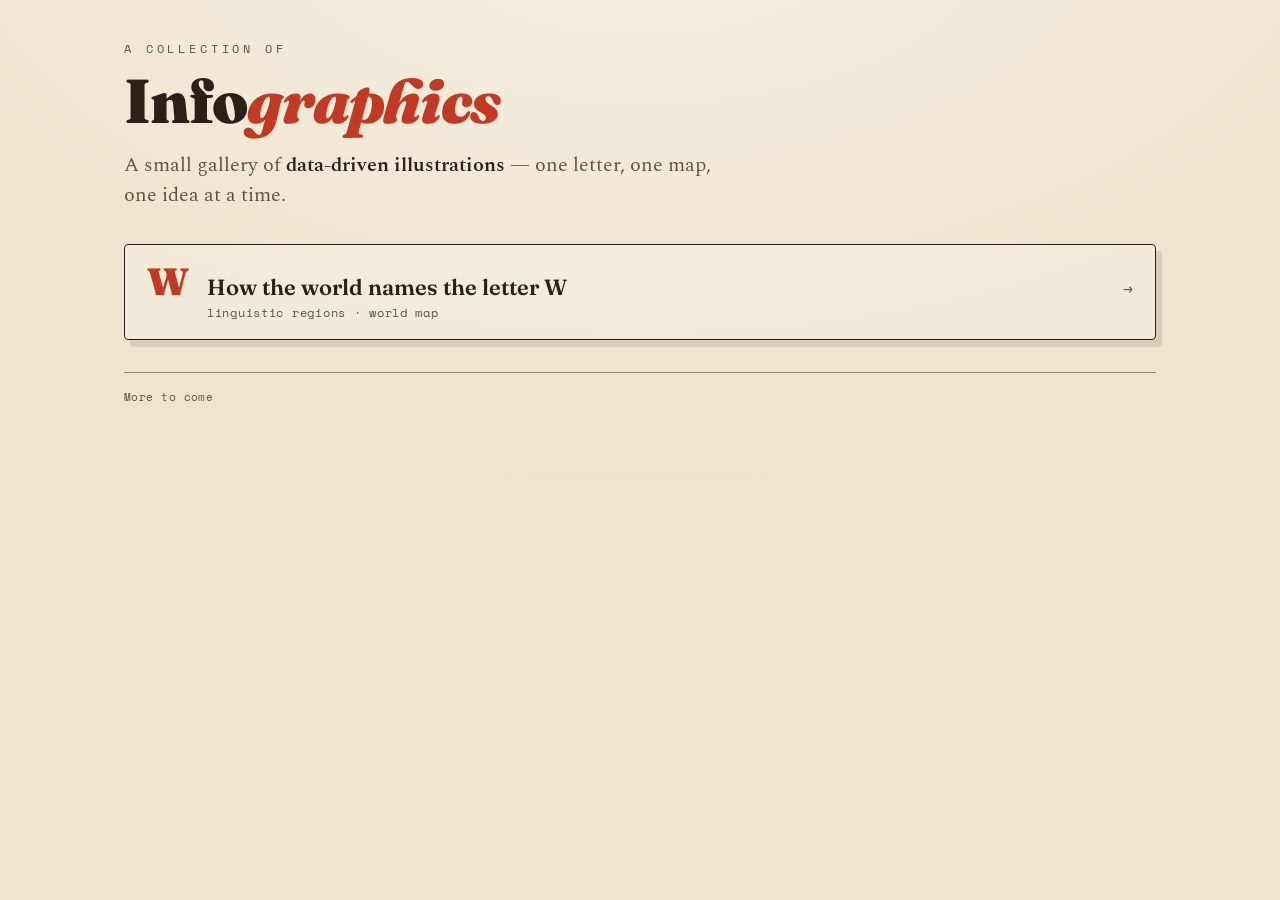
<file: docs/index.html>
<!doctype html>
<html lang="en">
  <head>
    <meta charset="utf-8" />
    <meta name="viewport" content="width=device-width, initial-scale=1" />
    <title>Infographics</title>
    <link rel="preconnect" href="https://fonts.googleapis.com" />
    <link rel="preconnect" href="https://fonts.gstatic.com" crossorigin />
    <link
      href="https://fonts.googleapis.com/css2?family=Fraunces:opsz,wght@9..144,400;9..144,600;9..144,900&family=Spectral:wght@400;500;600&family=Space+Mono:wght@400;700&display=swap"
      rel="stylesheet"
    />
    <link rel="stylesheet" href="styles.css" />
  </head>
  <body>
    <div class="wrap">
      <p class="eyebrow">A collection of</p>
      <h1>Info<em>graphics</em></h1>
      <p class="dek">
        A small gallery of <b>data-driven illustrations</b> — one letter, one
        map, one idea at a time.
      </p>

      <ul class="list">
        <li class="item">
          <a href="w-letter-map/">
            <span class="big">W</span>
            <span>
              <div class="ttl">How the world names the letter W</div>
              <div class="lab">linguistic regions · world map</div>
            </span>
            <span class="arrow">→</span>
          </a>
        </li>
      </ul>

      <p class="foot">More to come</p>
    </div>
  </body>
</html>
</file>
<file: docs/styles.css>
:root {
  --paper: #efe5ce;
  --paper-2: #e7dbbf;
  --ink: #2a2018;
  --ink-soft: #5e5240;
  --line: #9c8b66;
  --land: #d8cdb0;
  --du: #c03a24;
  --dv: #2c6e63;
  --se: #d69a2d;
}

* {
  box-sizing: border-box;
}

html,
body {
  margin: 0;
  background: var(--paper);
  color: var(--ink);
  font-family: Spectral, Georgia, serif;
  -webkit-font-smoothing: antialiased;
}

body {
  background-image:
    radial-gradient(
      120% 90% at 50% -10%,
      rgb(255 255 255 / 45%),
      transparent 55%
    ),
    radial-gradient(140% 120% at 50% 120%, rgb(90 70 40 / 10%), transparent 60%);
  background-attachment: fixed;
}

.wrap {
  max-width: 1080px;
  margin: 0 auto;
  padding: 40px 24px 64px;
}

.eyebrow {
  font-family: "Space Mono", monospace;
  font-size: 12px;
  letter-spacing: 0.32em;
  text-transform: uppercase;
  color: var(--ink-soft);
  margin: 0 0 14px;
}

h1 {
  font-family: Fraunces, serif;
  font-weight: 900;
  font-size: clamp(34px, 6vw, 62px);
  line-height: 0.98;
  margin: 0;
  letter-spacing: -0.02em;
}

h1 em {
  font-style: italic;
  color: var(--du);
}

.dek {
  font-size: clamp(16px, 2.1vw, 20px);
  max-width: 60ch;
  margin: 18px 0 0;
  color: var(--ink-soft);
}

.dek b {
  color: var(--ink);
  font-weight: 600;
}

.list {
  list-style: none;
  margin: 34px 0 0;
  padding: 0;
  display: grid;
  gap: 16px;
}

.item {
  border: 1.5px solid var(--ink);
  border-radius: 4px;
  background: rgb(255 255 255 / 22%);
  box-shadow: 6px 7px 0 rgb(42 32 24 / 12%);
  overflow: hidden;
}

.item a {
  display: flex;
  align-items: baseline;
  gap: 18px;
  padding: 18px 22px;
  color: var(--ink);
  text-decoration: none;
}

.item a:hover {
  background: rgb(255 255 255 / 32%);
}

.item .big {
  font-family: Fraunces, serif;
  font-weight: 900;
  font-size: 38px;
  line-height: 1;
  color: var(--du);
}

.item .ttl {
  font-family: Fraunces, serif;
  font-weight: 600;
  font-size: 22px;
  line-height: 1.2;
}

.item .lab {
  font-family: "Space Mono", monospace;
  font-size: 12px;
  letter-spacing: 0.06em;
  color: var(--ink-soft);
  margin-top: 4px;
}

.item .arrow {
  margin-left: auto;
  font-family: "Space Mono", monospace;
  color: var(--ink-soft);
}

.foot {
  margin-top: 32px;
  font-family: "Space Mono", monospace;
  font-size: 11px;
  letter-spacing: 0.04em;
  color: var(--ink-soft);
  border-top: 1px solid var(--line);
  padding-top: 16px;
}
</file>
